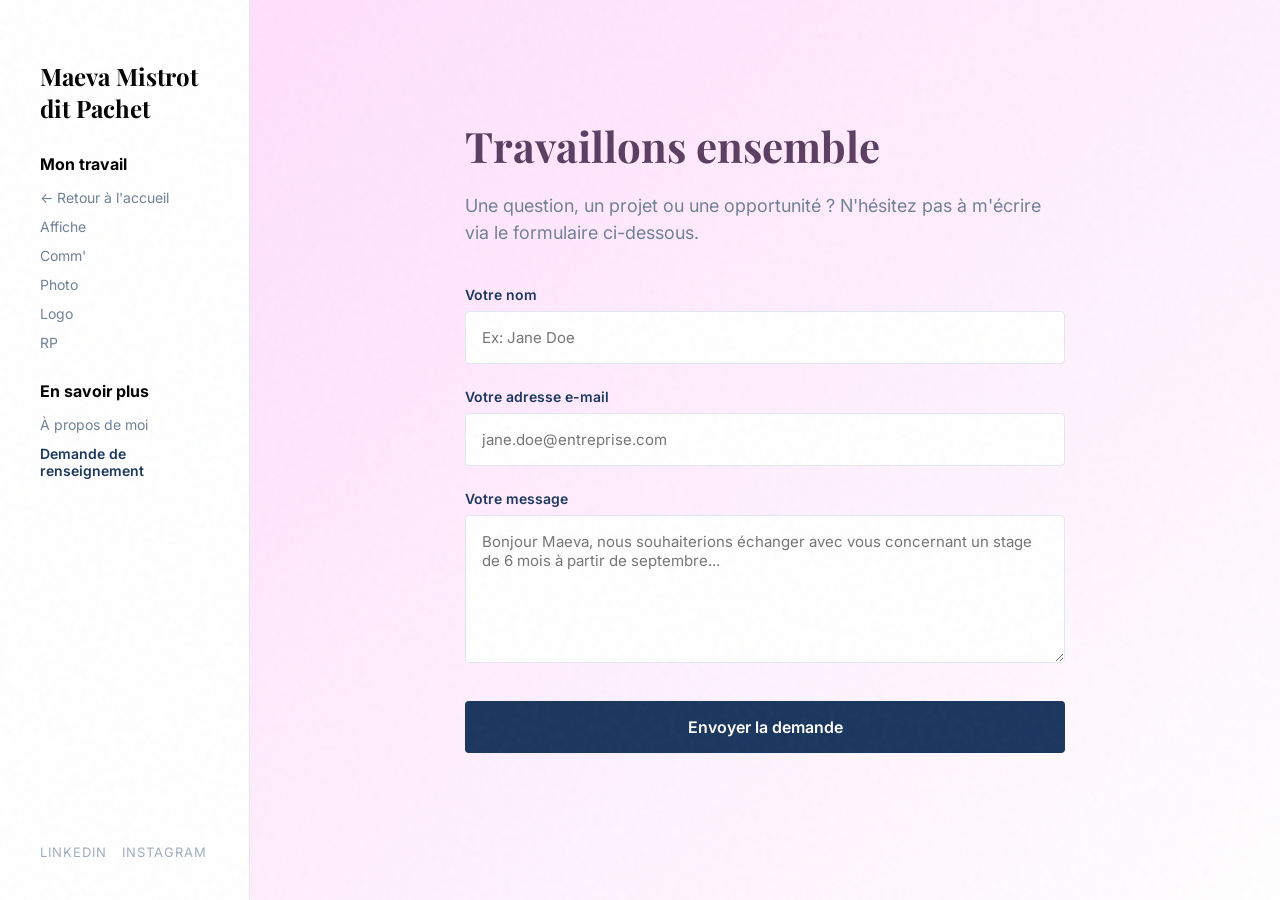
<file: contact.html>
<!DOCTYPE html>
<html lang="fr">
<head>
    <meta charset="UTF-8">
    <meta name="viewport" content="width=device-width, initial-scale=1.0">
    <title>Demande de renseignement - Maeva Mistrot dit Pachet</title>
    <link rel="preconnect" href="https://fonts.googleapis.com">
    <link rel="preconnect" href="https://fonts.gstatic.com" crossorigin>
    <link href="https://fonts.googleapis.com/css2?family=Inter:wght@400;600&family=Playfair+Display:ital,wght@0,400;0,600;1,400&display=swap" rel="stylesheet">
    <link rel="stylesheet" href="style.css">
</head>
<body class="page-accueil">

<div class="layout-wrapper">

   <div class="sidebar">
        <div class="sidebar-top">
            <h2 class="logo-text">Maeva Mistrot dit Pachet</h2>
            <div class="menu-lateral">
                <p class="menu-title">Mon travail</p>
                <nav class="menu-links">
                    <a href="index.html">← Retour à l'accueil</a>
                    <a href="page-affiches.html">Affiche</a>
                    <a href="page-comm.html">Comm'</a>
                    <a href="page-photo.html">Photo</a>
                    <a href="page-logo.html">Logo</a>
                    <a href="page-rp.html">RP</a> 
                </nav>
                
                <p class="menu-title">En savoir plus</p>
                <nav class="menu-links">
                    <a href="a-propos.html">À propos de moi</a>
                    <a href="contact.html" class="active">Demande de renseignement</a>
                </nav>
            </div>
        </div>
        
        <div class="social-links">
            <a href="https://www.linkedin.com/in/maëva-mistrot-dit-pachet/" target="_blank">LinkedIn</a>
            <a href="https://www.instagram.com/maeva.mdp" target="_blank">Instagram</a>
        </div>
    </div>

  <div class="main-content">
      
      <div class="contact-section">
          <h1 class="project-title">Travaillons ensemble</h1>
          <p class="project-subtitle">Une question, un projet ou une opportunité ? N'hésitez pas à m'écrire via le formulaire ci-dessous.</p>
          
          <form class="contact-form">
              
              <div class="form-group">
                  <label for="name">Votre nom</label>
                  <input type="text" id="name" placeholder="Ex: Jane Doe">
              </div>

              <div class="form-group">
                  <label for="email">Votre adresse e-mail</label>
                  <input type="email" id="email" placeholder="jane.doe@entreprise.com">
              </div>

              <div class="form-group">
                  <label for="message">Votre message</label>
                  <textarea id="message" rows="6" placeholder="Bonjour Maeva, nous souhaiterions échanger avec vous concernant un stage de 6 mois à partir de septembre..."></textarea>
              </div>

              <button type="submit" class="submit-btn">Envoyer la demande</button>
          
          </form>
      </div>

  </div>

</div>

</body>
</html>
</file>
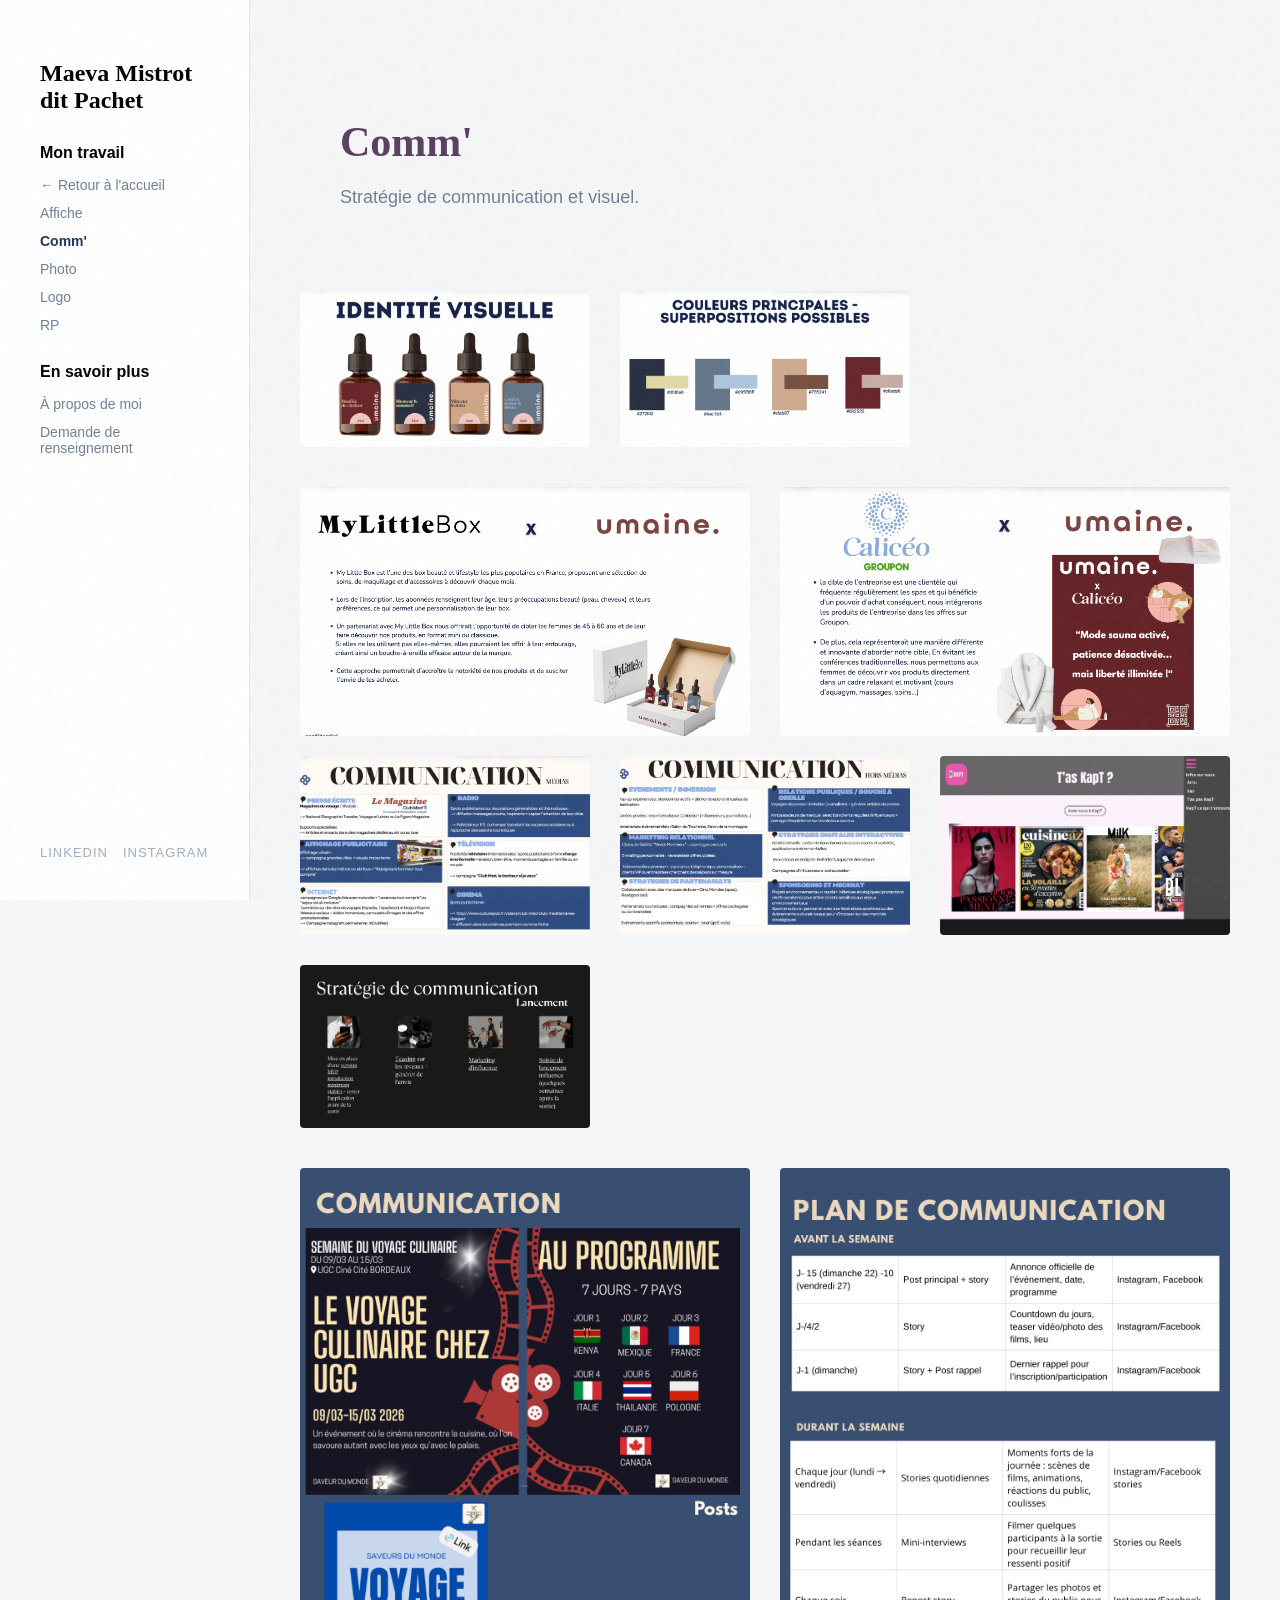
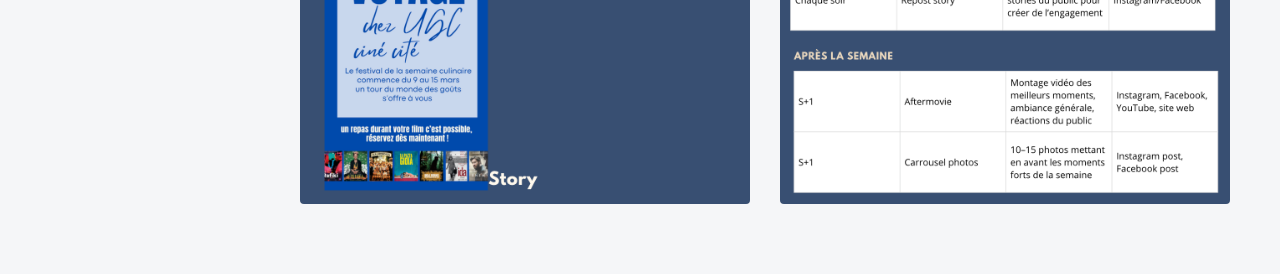
<file: page-comm.html>
<!DOCTYPE html>
<html lang="fr">
<head>
    <meta charset="UTF-8">
    <meta name="viewport" content="width=device-width, initial-scale=1.0">
    <title>Communication - Portfolio</title>
    <link rel="stylesheet" href="style.css">
</head>
<body>

<div class="layout-wrapper">

    <div class="sidebar">
        <div class="sidebar-top">
            <h2 class="logo-text">Maeva Mistrot dit Pachet</h2>
            <div class="menu-lateral">
                <p class="menu-title">Mon travail</p>
                <nav class="menu-links">
                    <a href="index.html">← Retour à l'accueil</a>
                    <a href="page-affiches.html">Affiche</a>
                    <a href="page-comm.html" class="active">Comm'</a>
                    <a href="page-photo.html">Photo</a>
                    <a href="page-logo.html">Logo</a>
                    <a href="page-rp.html">RP</a> 
                </nav>
                
                <p class="menu-title">En savoir plus</p>
                <nav class="menu-links">
                    <a href="a-propos.html">À propos de moi</a>
                    <a href="contact.html">Demande de renseignement</a>
                </nav>
            </div>
        </div>
        
        <div class="social-links">
            <a href="https://www.linkedin.com/in/maëva-mistrot-dit-pachet/" target="_blank">LinkedIn</a>
            <a href="https://www.instagram.com/maeva.mdp?igsh=MXB2cDVnMjRlbTE3Ng%3D%3D&utm_source=qr" target="_blank">Instagram</a>
        </div>
    </div>
   
    <div class="main-content">
        <div style="padding: 40px 40px 0 40px;">
            <h1 class="project-title">Comm'</h1>
            <p class="project-subtitle">Stratégie de communication et visuel.</p>
        </div>
      
        <div class="galerie-affiches">
            <div class="affiche-item">
                <img src="comm/ID-V.png" alt="Umaine Identité Visuelle">
                <div class="affiche-overlay"><p><strong>Umaine</strong> Identité Visuelle</p></div>
            </div>
            <div class="affiche-item">
                <img src="comm/Couleurs.png" alt="Umaine Couleurs">
                <div class="affiche-overlay"><p><strong>Umaine</strong> Couleurs</p></div>
            </div>
        </div>

        <div class="galerie-2-colonnes" style="padding-top: 0;">
            <div class="affiche-item">
                <img src="comm/Partenariat1.png" alt="Partenariat MyLittleBox">
                <div class="affiche-overlay"><p><strong>Umaine</strong> x MyLittleBox</p></div>
            </div>
            <div class="affiche-item">
                <img src="comm/Partenariat2.png" alt="Partenariat Calicéo">
                <div class="affiche-overlay"><p><strong>Umaine</strong> x Calicéo</p></div>
            </div>
        </div>

        <div class="galerie-affiches" style="padding-top: 0;">
            <div class="affiche-item"><img src="comm/Market1.png" alt="Club Med"><div class="affiche-overlay"><p><strong>Club Med</strong> Stratégie Médias</p></div></div>
            <div class="affiche-item"><img src="comm/Market1-5.png" alt="Club Med"><div class="affiche-overlay"><p><strong>Club Med</strong> Hors-Médias</p></div></div>
            <div class="affiche-item"><img src="comm/TKPT1.png" alt="Site"><div class="affiche-overlay"><p><strong>T'as Kapté</strong> site</p></div></div>
            <div class="affiche-item"><img src="comm/TKPT2.png" alt="Site"><div class="affiche-overlay"><p><strong>T'as Kapté</strong> site</p></div></div>
        </div>

        <div class="galerie-2-colonnes" style="padding-top: 0;">
            <div class="affiche-item"><img src="comm/Cine.png" alt="visuels"><div class="affiche-overlay"><p><strong>Cinéma</strong> visuels</p></div></div>
            <div class="affiche-item"><img src="comm/Cine2.png" alt="visuels"><div class="affiche-overlay"><p><strong>Cinéma</strong> visuels</p></div></div>
        </div>
    </div> 
</div> 

<div id="imageModal" class="modal">
    <span class="close-modal">&times;</span>
    <img id="imgAgrandie" class="modal-content" alt="Agrandissement image">
</div>

<script>
    const modal = document.getElementById("imageModal");
    const modalImg = document.getElementById("imgAgrandie");
    document.querySelectorAll(".affiche-item").forEach(bloc => {
        bloc.addEventListener("click", function() {
            modal.style.display = "flex";
            modalImg.src = this.querySelector("img").src; 
        });
    });
    document.querySelector(".close-modal").addEventListener("click", function() {
        modal.style.display = "none";
    });
    modal.addEventListener("click", function(event) {
        if (event.target === modal) modal.style.display = "none";
    });
</script>
</body>
</html>
</file>
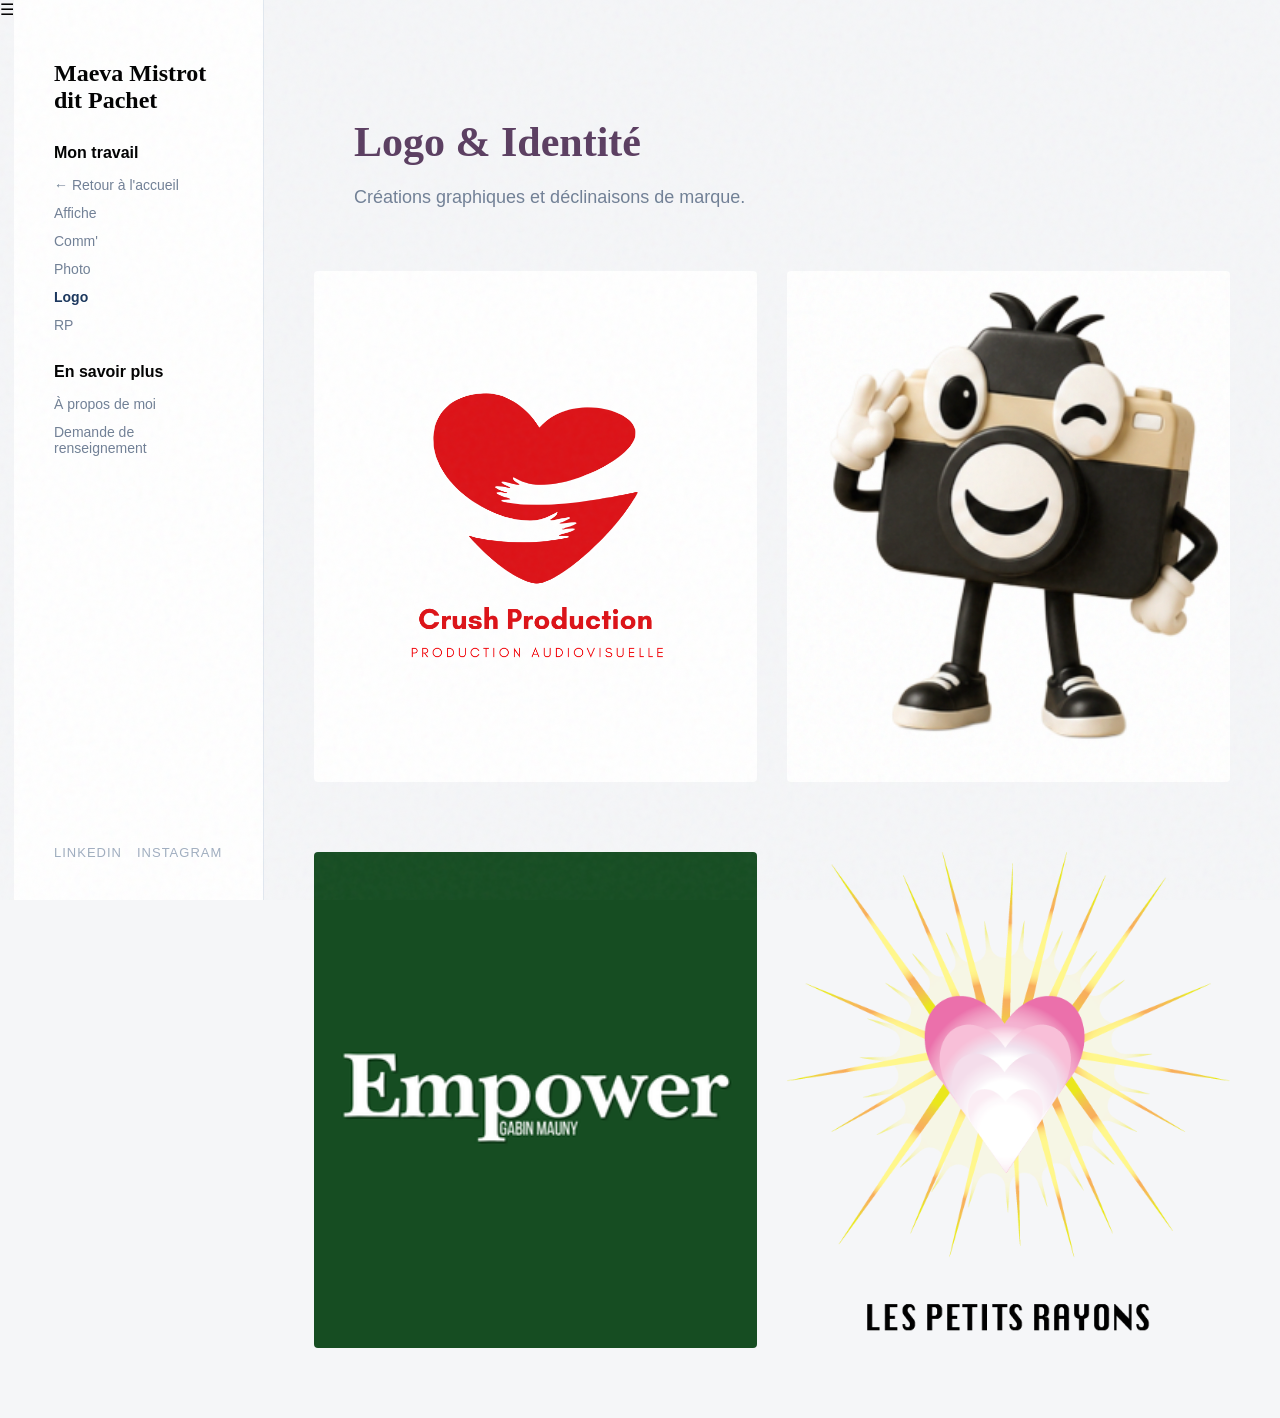
<file: page-logo.html>
<!DOCTYPE html>
<html lang="fr">
<head>
    <meta charset="UTF-8">
    <meta name="viewport" content="width=device-width, initial-scale=1.0">
    <title>Logo & Identité - Portfolio</title>
    <link rel="stylesheet" href="style.css">
</head>
<body>

<div class="layout-wrapper">

    <!-- La zone invisible qui capte la souris pour le menu -->
    <div class="zone-declencheur">
        <div class="icone-menu">☰</div>
    </div>

    <div class="sidebar">
        <div class="sidebar-top">
            <h2 class="logo-text">Maeva Mistrot dit Pachet</h2>
            <div class="menu-lateral">
                <p class="menu-title">Mon travail</p>
                <nav class="menu-links">
                    <a href="index.html">← Retour à l'accueil</a>
                    <a href="page-affiches.html">Affiche</a>
                    <a href="page-comm.html">Comm'</a>
                    <a href="page-photo.html">Photo</a>
                    <a href="page-logo.html" class="active">Logo</a>
                    <a href="page-rp.html">RP</a>
                </nav>
                
                <p class="menu-title">En savoir plus</p>
                <nav class="menu-links">
                    <a href="a-propos.html">À propos de moi</a>
                    <a href="contact.html">Demande de renseignement</a>
                </nav>
            </div>
        </div>
        
        <div class="social-links">
            <a href="https://www.linkedin.com/in/maëva-mistrot-dit-pachet/" target="_blank">LinkedIn</a>
            <a href="https://www.instagram.com/maeva.mdp?igsh=MXB2cDVnMjRlbTE3Ng%3D%3D&utm_source=qr" target="_blank">Instagram</a>
        </div>
    </div>

    <div class="main-content">
        <div style="padding: 40px 40px 0 40px;">
            <h1 class="project-title">Logo & Identité</h1>
            <p class="project-subtitle">Créations graphiques et déclinaisons de marque.</p>
        </div>

        <div class="galerie-2-colonnes">
            <div class="affiche-item">
                <img src="logo/Crush production - Logo.png" alt="Crush production">
                <div class="affiche-overlay">
                    <p><strong>Crush production</strong> Logo</p>
                </div>
            </div>
            <div class="affiche-item">
                <img src="logo/flashy.png" alt="Flashy">
                <div class="affiche-overlay">
                    <p><strong>Mascotte</strong> Flashy</p>
                </div>
            </div>
        </div>
        
        <div style="height: 30px;"></div>

        <div class="galerie-2-colonnes">
            <div class="affiche-item">
                <img src="logo/Design sans titre-5.png" alt="Empower">
                <div class="affiche-overlay">
                    <p><strong>Empower</strong> Logo</p>
                </div>
            </div>
            <div class="affiche-item">
                <img src="logo/Asso (1).png" alt="Les Petits Rayons">
                <div class="affiche-overlay">
                    <p><strong>Les Petits Rayons</strong> Logo</p>
                </div>
            </div>
        </div>
    </div>

</div>

<div id="imageModal" class="modal">
    <span class="close-modal">&times;</span>
    <img id="imgAgrandie" class="modal-content" alt="Agrandissement logo">
</div>

<script>
    const modal = document.getElementById("imageModal");
    const modalImg = document.getElementById("imgAgrandie");

    // Dès qu'on clique sur un projet
    document.querySelectorAll(".affiche-item").forEach(bloc => {
        bloc.addEventListener("click", function() {
            modal.style.display = "flex";
            // On copie directement le lien exact de l'image cliquée
            modalImg.src = this.querySelector("img").src; 
        });
    });

    // Fermer avec la croix
    document.querySelector(".close-modal").addEventListener("click", function() {
        modal.style.display = "none";
    });

    // Fermer en cliquant dans le fond noir
    modal.addEventListener("click", function(event) {
        if (event.target === modal) modal.style.display = "none";
    });
</script>

</body>
</html>
</file>
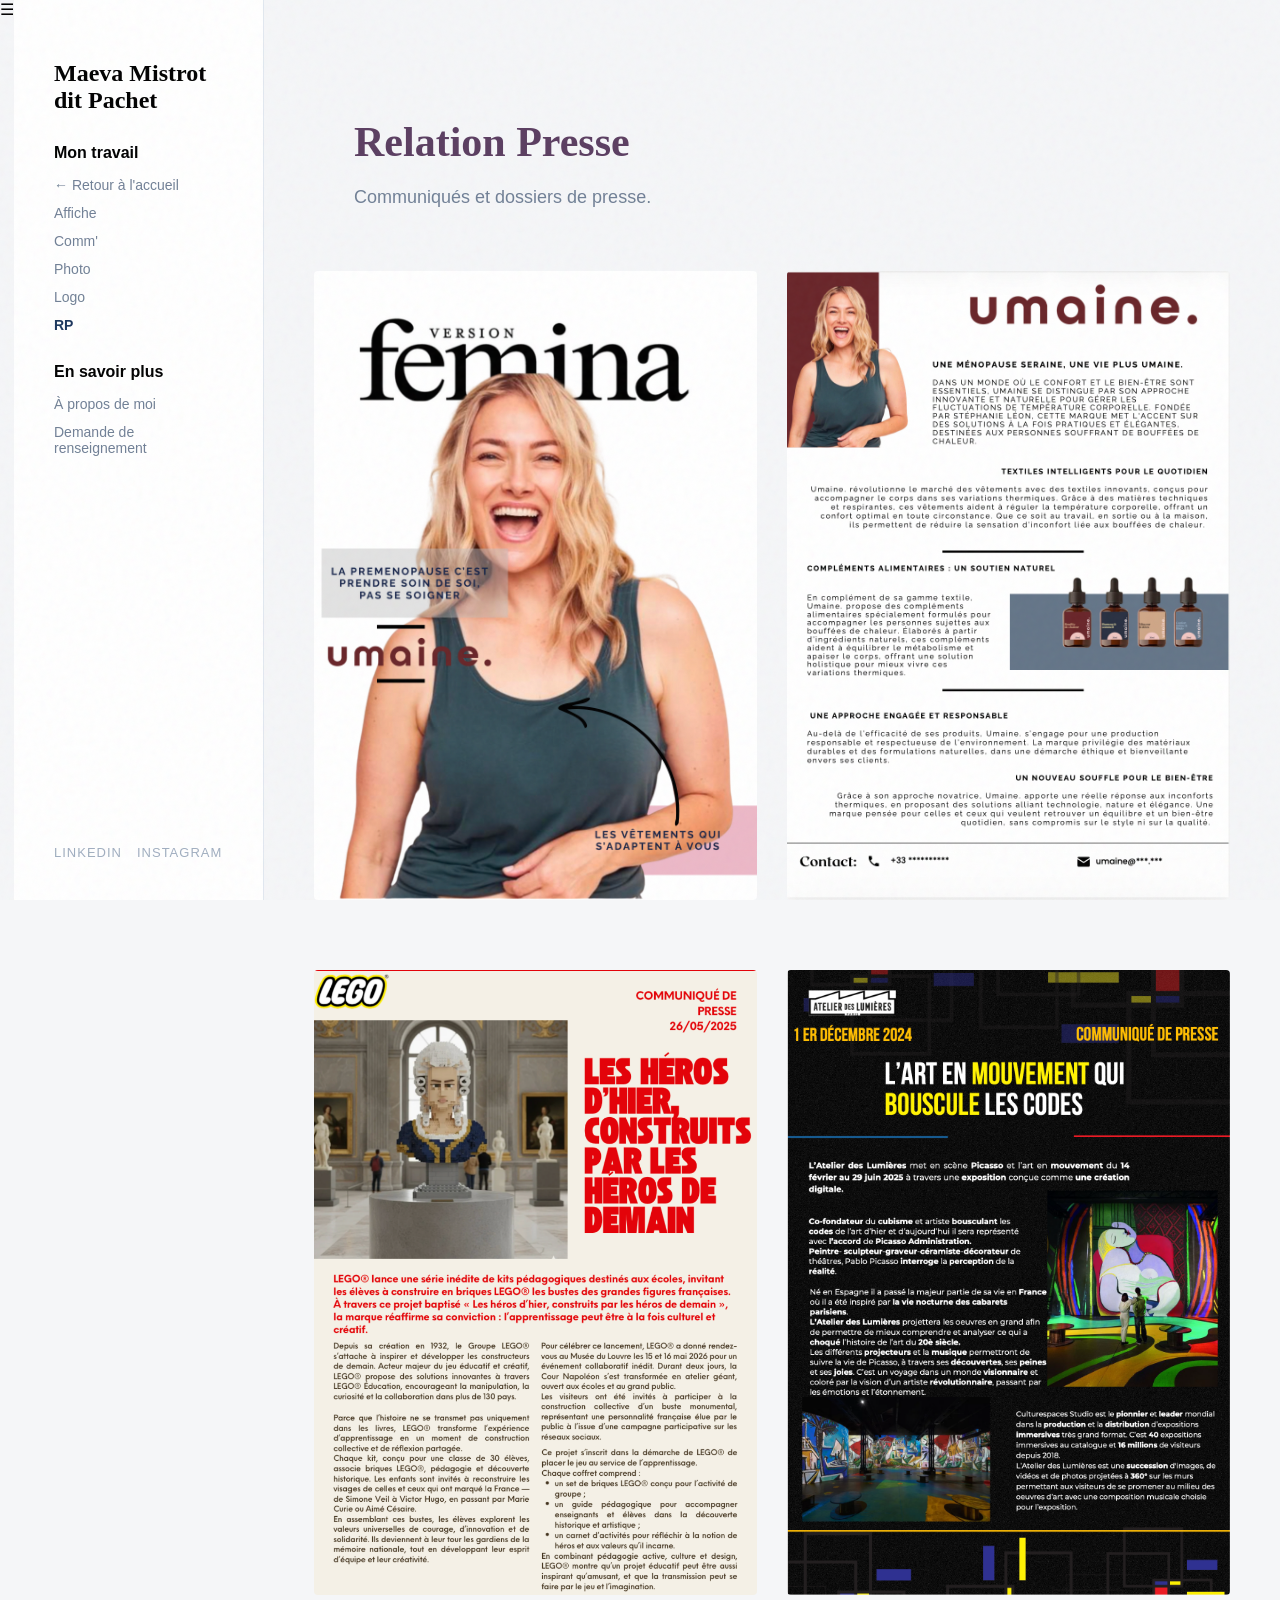
<file: page-rp.html>
<!DOCTYPE html>
<html lang="fr">
<head>
    <meta charset="UTF-8">
    <meta name="viewport" content="width=device-width, initial-scale=1.0">
    <title>Relation Presse - Portfolio</title>
    <link rel="stylesheet" href="style.css">
</head>
<body>

<div class="layout-wrapper">

    <!-- La zone invisible qui capte la souris pour le menu -->
    <div class="zone-declencheur">
        <div class="icone-menu">☰</div>
    </div>

    <div class="sidebar">
        <div class="sidebar-top">
            <h2 class="logo-text">Maeva Mistrot dit Pachet</h2>
            <div class="menu-lateral">
                <p class="menu-title">Mon travail</p>
                <nav class="menu-links">
                    <a href="index.html">← Retour à l'accueil</a>
                    <a href="page-affiches.html">Affiche</a>
                    <a href="page-comm.html">Comm'</a>
                    <a href="page-photo.html">Photo</a>
                    <a href="page-logo.html">Logo</a>
                    <a href="page-rp.html" class="active">RP</a>
                </nav>
                
                <p class="menu-title">En savoir plus</p>
                <nav class="menu-links">
                    <a href="a-propos.html">À propos de moi</a>
                    <a href="contact.html">Demande de renseignement</a>
                </nav>
            </div>
        </div>
        
        <div class="social-links">
            <a href="https://www.linkedin.com/in/maëva-mistrot-dit-pachet/" target="_blank">LinkedIn</a>
            <a href="https://www.instagram.com/maeva.mdp?igsh=MXB2cDVnMjRlbTE3Ng%3D%3D&utm_source=qr" target="_blank">Instagram</a>
        </div>
    </div>

    <div class="main-content">
        <div style="padding: 40px 40px 0 40px;">
            <h1 class="project-title">Relation Presse</h1>
            <p class="project-subtitle">Communiqués et dossiers de presse.</p>
        </div>

        <div class="galerie-2-colonnes">
            <div class="affiche-item">
                <img src="RP/U1.png" alt="Magazine">
                <div class="affiche-overlay"><p><strong>Umaine</strong> Magazine</p></div>
            </div>
            <div class="affiche-item">
                <img src="RP/U3.png" alt="Magazine">
                <div class="affiche-overlay"><p><strong>Umaine</strong> Magazine</p></div>
            </div>
        </div>

        <div style="height: 30px;"></div>

        <div class="galerie-2-colonnes">
            <div class="affiche-item">
                <img src="RP/L2.png" alt="RP">
                <div class="affiche-overlay"><p><strong>Lego</strong> RP</p></div>
            </div>
            <div class="affiche-item">
                <img src="RP/B1.png" alt="RP">
                <div class="affiche-overlay"><p><strong>Exam</strong> RP</p></div>
            </div>
        </div>

        <div style="height: 30px;"></div>
    </div> 

</div>

<div id="imageModal" class="modal">
    <span class="close-modal">&times;</span>
    <img id="imgAgrandie" class="modal-content" alt="Agrandissement image RP">
</div>

<script>
    const modal = document.getElementById("imageModal");
    const modalImg = document.getElementById("imgAgrandie");

    // Dès qu'on clique sur un projet
    document.querySelectorAll(".affiche-item").forEach(bloc => {
        bloc.addEventListener("click", function() {
            modal.style.display = "flex";
            // On copie directement le lien exact de l'image cliquée
            modalImg.src = this.querySelector("img").src; 
        });
    });

    // Fermer avec la croix
    document.querySelector(".close-modal").addEventListener("click", function() {
        modal.style.display = "none";
    });

    // Fermer en cliquant dans le fond noir
    modal.addEventListener("click", function(event) {
        if (event.target === modal) modal.style.display = "none";
    });
</script>

</body>
</html>
</file>
<file: style.css>
/* --- RESET & BASES --- */
html { 
    box-sizing: border-box; 
}
*, *:before, *:after { 
    box-sizing: inherit; 
}

body {
    margin: 0;
    font-family: 'Inter', sans-serif;
    background-color: #f5f6f8;
}

/* Fond personnalisé pour la page d'accueil */
body.page-accueil {
    background: linear-gradient(135deg, #FFDBFC 0%, #FFFFFF 100%);
    min-height: 100vh;
    background-attachment: fixed;
}

body.page-accueil .layout-wrapper,
body.page-accueil .main-content {
    background-color: transparent;
}

/* --- EFFET BRUIT (NOISE) --- */
body::before {
    content: "";
    position: fixed;
    top: 0;
    left: 0;
    width: 100vw;
    height: 100vh;
    pointer-events: none;
    z-index: 9999;
    background-image: url("data:image/svg+xml,%3Csvg viewBox='0 0 200 200' xmlns='http://www.w3.org/2000/svg'%3E%3Cfilter id='noiseFilter'%3E%3CfeTurbulence type='fractalNoise' baseFrequency='0.65' numOctaves='3' stitchTiles='stitch'/%3E%3C/filter%3E%3Crect width='100%25' height='100%25' filter='url(%23noiseFilter)'/%3E%3C/svg%3E");
    opacity: 0.04;
}

/* --- LAYOUT GÉNÉRAL --- */
.layout-wrapper {
    display: flex;
    min-height: 100vh;
    width: 100%;
}

/* --- SIDEBAR & MENU LATÉRAL --- */
.sidebar {
    width: 250px !important;
    min-width: 250px;
    background-color: #ffffff;
    border-right: 1px solid #e2e8f0;
    padding: 40px;
    height: 100vh;
    position: sticky;
    top: 0;
    box-sizing: border-box !important;
    display: flex !important;
    flex-direction: column !important;
    justify-content: space-between;
    z-index: 1000;
}

.logo-text {
    font-family: 'Playfair Display', serif;
    font-size: 24px;
    color: #000000;
    margin-bottom: 30px;
}

.menu-title {
    font-weight: bold;
    color: #000000;
    margin-top: 30px;
    margin-bottom: 15px;
}

.menu-links {
    display: flex;
    flex-direction: column;
    gap: 12px;
}

.menu-links a {
    text-decoration: none;
    color: #718096;
    font-size: 14px;
    transition: color 0.3s ease;
}

.menu-links a:hover {
    color: #1a365d;
}

.menu-links a.active {
    color: #1a365d;
    font-weight: 600;
}

.social-links {
    display: flex;
    gap: 15px;
    margin-top: auto;
}

.social-links a {
    text-decoration: none;
    font-size: 13px;
    color: #a0aec0;
    text-transform: uppercase;
    letter-spacing: 1px;
    transition: color 0.3s ease;
}

.social-links a:hover {
    color: #1a365d;
}

/* --- CONTENU PRINCIPAL --- */
.main-content {
    flex: 1;
    background-color: #f5f6f8;
    padding: 50px;
    animation: apparitionDouce 0.8s ease forwards;
}

/* --- ANIMATIONS --- */
@keyframes apparitionDouce {
    0% {
        opacity: 0;
        transform: translateY(20px);
    }
    100% {
        opacity: 1;
        transform: translateY(0);
    }
}

.reveal {
    opacity: 0;
    transform: translateY(40px);
    transition: all 0.8s cubic-bezier(0.5, 0, 0, 1);
}

.reveal.active {
    opacity: 1;
    transform: translateY(0);
}

/* --- SECTION ACCUEIL (INTRO) --- */
.intro-section {
    padding: 40px 0;
    display: flex;
    flex-direction: row;
    align-items: center;
    justify-content: center;
    gap: 60px;
    max-width: 1100px;
    margin: 0 auto;
}

.intro-photo {
    flex-shrink: 0;
}

.intro-photo img {
    width: 320px;
    height: auto;
    border-radius: 8px;
    border: 6px solid #ffffff;
    box-shadow: 0 4px 15px rgba(0,0,0,0.05);
}

.intro-content {
    display: flex;
    flex-direction: column;
}

.intro-text {
    font-family: 'Playfair Display', serif;
    font-size: 24px;
    color: #49376a;
    line-height: 1.7;
    margin-bottom: 20px;
    text-align: left;
    text-shadow: 1px 1px 6px rgba(0, 0, 0, 0.1);
    font-weight: 500;
}

.scroll-text {
    font-size: 14px;
    color: #5b3e61;
}

/* --- GALERIES & GRILLES DE PROJETS --- */
.gallery-grid {
    display: grid;
    grid-template-columns: repeat(2, 1fr);
    gap: 20px;
    padding: 0 0 40px 0;
}

.gallery-item {
    position: relative;
    display: block;
    overflow: hidden;
    border-radius: 4px;
}

.gallery-item img {
    width: 100%;
    height: 100%;
    object-fit: cover;
    display: block;
    transition: transform 0.5s ease, opacity 0.5s ease;
}

.gallery-item:hover img {
    transform: scale(1.03);
    opacity: 0.9;
}

.hover-text {
    position: absolute;
    top: 0;
    left: 0;
    width: 100%;
    height: 100%;
    display: flex;
    align-items: center;
    justify-content: center;
    background: rgba(255, 255, 255, 0.8);
    color: #49376a;
    font-weight: bold;
    font-size: 18px;
    opacity: 0;
    transition: opacity 0.3s ease;
}

.gallery-item:hover .hover-text {
    opacity: 1;
}

/* Galeries spécifiques (Affiches, Comm, etc.) */
.galerie-affiches {
    display: grid;
    grid-template-columns: repeat(3, 1fr);
    gap: 30px;
    padding: 40px 0;
}

.galerie-2-colonnes {
    display: grid;
    grid-template-columns: repeat(2, 1fr);
    gap: 30px;
    padding: 20px 0;
}

.affiche-item {
    position: relative;
    overflow: hidden;
    border-radius: 4px;
    cursor: pointer;
}

.affiche-item img {
    width: 100%;
    height: 100%;
    object-fit: cover;
    display: block;
    transition: transform 0.4s ease;
}

.affiche-overlay {
    position: absolute;
    top: 0;
    left: 0;
    width: 100%;
    height: 100%;
    background-color: rgba(26, 54, 93, 0.85);
    color: #ffffff;
    display: flex;
    align-items: center;
    justify-content: center;
    text-align: center;
    padding: 20px;
    opacity: 0;
    transition: opacity 0.4s ease;
    box-sizing: border-box;
}

.affiche-item:hover .affiche-overlay {
    opacity: 1;
}

.affiche-item:hover img {
    transform: scale(1.05);
}

.affiche-overlay p {
    font-family: 'Playfair Display', serif;
    font-size: 18px;
    margin: 0;
}

/* --- TITRES & TEXTES DE PAGES --- */
.project-title {
    font-family: 'Playfair Display', serif;
    font-size: 42px;
    color: #5b3e61;
    margin-bottom: 10px;
}

.project-subtitle {
    font-size: 18px;
    color: #718096;
    margin-bottom: 40px;
    line-height: 1.5;
}

/* --- PAGE À PROPOS --- */
.about-section {
    padding: 40px 0;
    max-width: 1000px;
    margin: 0 auto;
    display: flex;
    gap: 60px;
    align-items: center;
}

.about-image {
    flex: 1;
}

.about-image img {
    width: 100%;
    height: 500px;
    object-fit: cover;
    border-radius: 4px;
}

.about-text {
    flex: 1;
    font-size: 16px;
    line-height: 1.8;
    color: #2d3748;
}

.about-text p {
    margin-bottom: 20px;
}

.highlight-box {
    margin-top: 40px;
    padding: 24px;
    background-color: #f0f4f8;
    border-left: 4px solid #1a365d;
    border-radius: 4px;
}

.highlight-box p {
    margin: 0;
    color: #1a365d;
}

/* --- PAGE CONTACT --- */
.contact-section {
    padding: 40px 0;
    max-width: 600px;
    margin: 0 auto;
}

.contact-form {
    margin-top: 40px;
    display: flex;
    flex-direction: column;
    gap: 24px;
}

.form-group label {
    display: block;
    font-size: 14px;
    font-weight: 600;
    color: #1a365d;
    margin-bottom: 8px;
}

.form-group input, 
.form-group textarea {
    width: 100%;
    padding: 16px;
    font-family: 'Inter', sans-serif;
    font-size: 15px;
    background-color: #ffffff;
    border: 1px solid #e2e8f0;
    border-radius: 4px;
    transition: border-color 0.3s ease;
}

.form-group input:focus, 
.form-group textarea:focus {
    outline: none;
    border-color: #1a365d;
}

.submit-btn {
    background-color: #1a365d;
    color: #ffffff;
    font-family: 'Inter', sans-serif;
    font-weight: 600;
    font-size: 16px;
    padding: 16px 32px;
    border: none;
    border-radius: 4px;
    cursor: pointer;
    margin-top: 10px;
    transition: background-color 0.3s ease;
}

.submit-btn:hover {
    background-color: #2c5282;
}

/* --- MODAL (ZOOM IMAGE) --- */
.modal {
    display: none;
    position: fixed;
    z-index: 1000;
    left: 0;
    top: 0;
    width: 100%;
    height: 100%;
    background-color: rgba(0, 0, 0, 0.85);
    align-items: center;
    justify-content: center;
}

.modal-content {
    display: block;
    max-width: 90vw;
    max-height: 90vh;
    width: auto;
    height: auto;
    object-fit: contain;
    border-radius: 4px;
    animation: zoomRapide 0.3s ease;
    margin: auto;
}

@keyframes zoomRapide {
    from { transform: scale(0.9); opacity: 0; }
    to { transform: scale(1); opacity: 1; }
}

.close-modal {
    position: absolute;
    top: 20px;
    right: 40px;
    color: #ffffff;
    font-size: 40px;
    font-weight: bold;
    cursor: pointer;
    transition: color 0.3s ease;
}

.close-modal:hover {
    color: #1a365d;
}

/* --- MEDIA QUERIES (RESPONSIVE MOBILE / TABLETTE) --- */
@media (max-width: 1024px) {
    .galerie-affiches {
        grid-template-columns: repeat(2, 1fr) !important;
    }
}

@media (max-width: 768px) {
    .layout-wrapper {
        flex-direction: column !important;
    }

    .sidebar {
        width: 100% !important;
        height: auto !important;
        position: relative !important;
        padding: 20px !important;
    }

    .intro-section {
        flex-direction: column !important;
        padding: 20px !important;
        gap: 20px !important;
        text-align: center;
    }

    .intro-photo img {
        width: 100% !important;
        max-width: 250px;
    }

    .intro-text {
        font-size: 18px !important;
        text-align: center !important;
    }

    .about-section {
        flex-direction: column !important;
        padding: 20px !important;
        gap: 30px !important;
    }

    .gallery-grid, 
    .galerie-affiches, 
    .galerie-2-colonnes {
        grid-template-columns: 1fr !important;
        padding: 10px !important;
    }

    .main-content {
        padding: 20px !important;
    }

    .project-title { 
        font-size: 32px !important; 
    }
}
</file>
